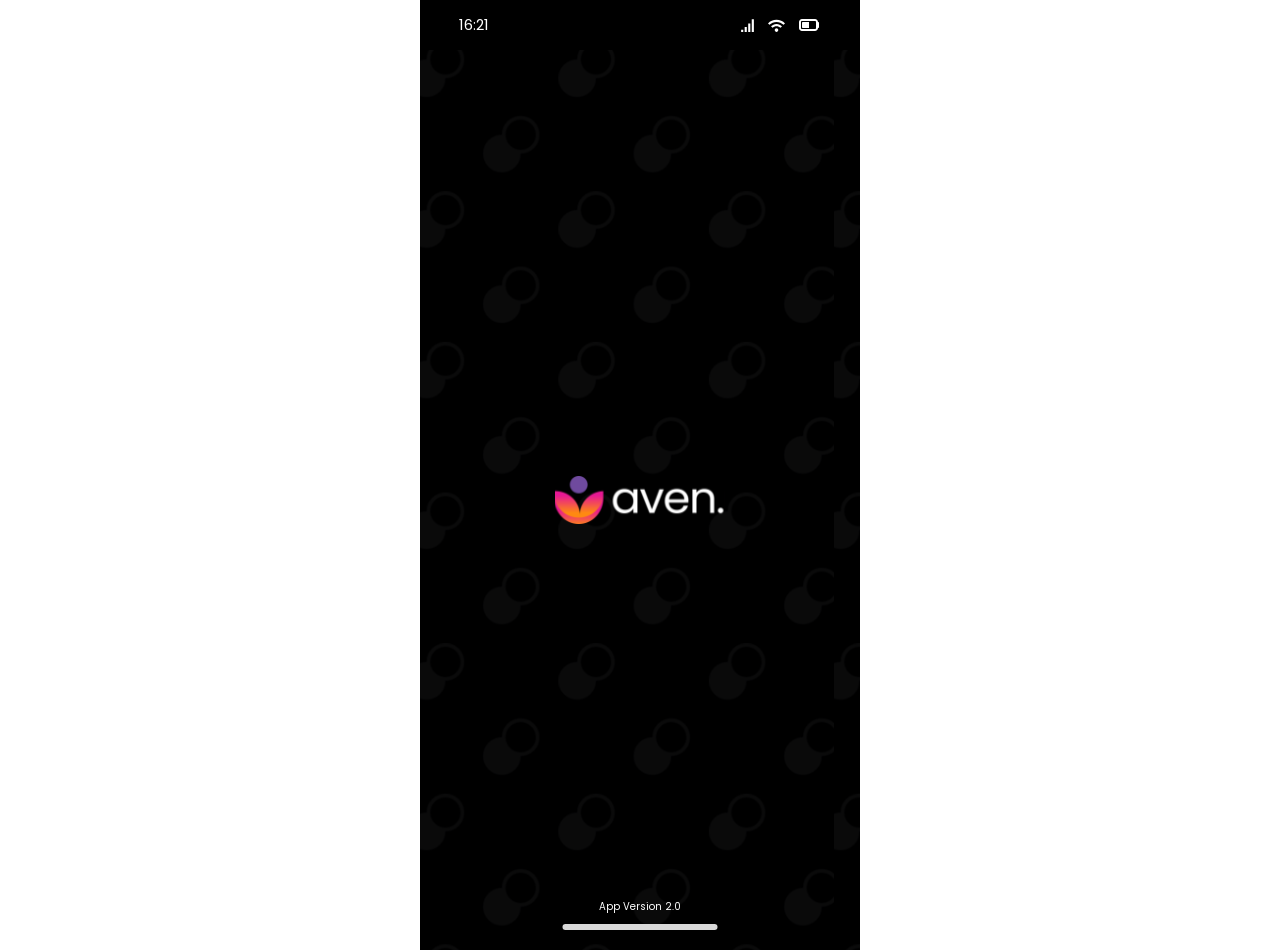
<file: index.html>
<!DOCTYPE html>
<html lang="en">

<head>
    <!-- Website Title -->
    <title>Aven</title> 
    <!-- Meta Tags -->
    <meta charset="UTF-8" >
    <meta name="viewport" content="width=device-width, initial-scale=1.0">

    <!-- Bootstrap CDN Link -->
    <link href="https://cdn.jsdelivr.net/npm/bootstrap@5.0.2/dist/css/bootstrap.min.css" rel="stylesheet" integrity="sha384-EVSTQN3/azprG1Anm3QDgpJLIm9Nao0Yz1ztcQTwFspd3yD65VohhpuuCOmLASjC" crossorigin="anonymous">

    <!-- Custom-style-link -->
    <link href="css/style.css"  rel="stylesheet" >

</head>

<body>

    <!-- app-header -->
    <header class="top-header">
        <div class="container">
            <div class="row align-items-center">
                <div class="col-6">
                    <div class="top-header-time">
                        <p>
                            16:21
                        </p>
                    </div>
                </div>
                <div class="col-6">
                    <div class="top-header-right">
                        <ul class="d-flex align-items-center justify-content-end">
                            <li>
                                <img src="images/signal.svg" alt="signal" title="signal" >
                            </li>
                            <li>
                                <img src="images/wifi.svg" alt="wifi" title="wifi" >
                            </li>
                            <li>
                                <img src="images/battery.svg" alt="battery" title="battery" >
                            </li>
                        </ul>
                    </div>
                </div>
            </div>
        </div>
    </header>

    <!-- app-body -->
    <main>
        <section class="main-loading d-flex align-items-center">
            <div class="container">
                <div class="row align-items-center justify-content-center">
                    <div class="col-6">
                        <div class="main-loading-img">
                            <img src="images/aven-logo.svg" title="aven-logo" alt="aven-logo" >
                        </div>
                    </div>
                </div>
            </div>
        </section>
    </main>


    <!-- app-footer -->
    <footer>
        <P>
            App Version 2.0
        </P>
        <div class="main-menu-bar"></div>
    </footer>

    <script src="https://cdn.jsdelivr.net/npm/@popperjs/core@2.9.2/dist/umd/popper.min.js" integrity="sha384-IQsoLXl5PILFhosVNubq5LC7Qb9DXgDA9i+tQ8Zj3iwWAwPtgFTxbJ8NT4GN1R8p" crossorigin="anonymous"></script>
    <script src="https://cdn.jsdelivr.net/npm/bootstrap@5.0.2/dist/js/bootstrap.min.js" integrity="sha384-cVKIPhGWiC2Al4u+LWgxfKTRIcfu0JTxR+EQDz/bgldoEyl4H0zUF0QKbrJ0EcQF" crossorigin="anonymous"></script>


</body>

</html>
</file>
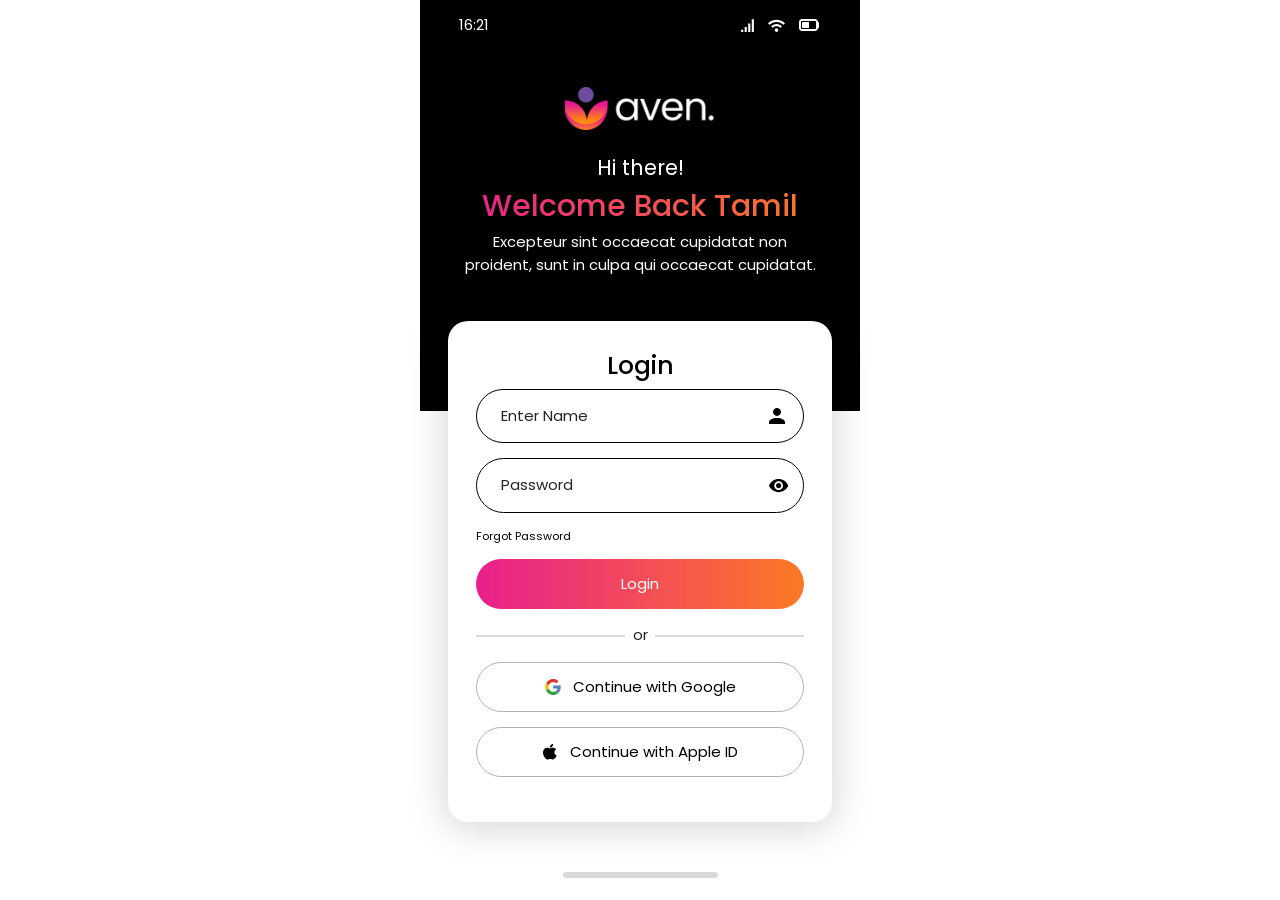
<file: login.html>
<!DOCTYPE html>
<html lang="en">

<head>
    <!-- Website Title -->
    <title>Aven</title> 
    <!-- Meta Tags -->
    <meta charset="UTF-8" >
    <meta name="viewport" content="width=device-width, initial-scale=1.0">

    <!-- Bootstrap CDN Link -->
    <link href="https://cdn.jsdelivr.net/npm/bootstrap@5.0.2/dist/css/bootstrap.min.css" rel="stylesheet" integrity="sha384-EVSTQN3/azprG1Anm3QDgpJLIm9Nao0Yz1ztcQTwFspd3yD65VohhpuuCOmLASjC" crossorigin="anonymous">

    <!-- Custom-style-link -->
    <link href="css/style.css"  rel="stylesheet" >

</head>

<body>

    <!-- app-header -->
    <header class="top-header">
        <div class="container">
            <div class="row align-items-center">
                <div class="col-6">
                    <div class="top-header-time">
                        <p>
                            16:21
                        </p>
                    </div>
                </div>
                <div class="col-6">
                    <div class="top-header-right">
                        <ul class="d-flex align-items-center justify-content-end">
                            <li>
                                <img src="images/signal.svg" alt="signal" title="signal" >
                            </li>
                            <li>
                                <img src="images/wifi.svg" alt="wifi" title="wifi" >
                            </li>
                            <li>
                                <img src="images/battery.svg" alt="battery" title="battery" >
                            </li>
                        </ul>
                    </div>
                </div>
            </div>
        </div>
    </header>

    <!-- app-body -->
    <main>
        <section class="login-header d-flex align-items-center">
            <div class="container">
                <div class="row justify-content-center text-center">
                    <div class="col-12">
                        <div class="logo">
                            <img src="images/aven-logo.svg" alt="aven-logo" title="aven-logo" >
                        </div>
                        <div class="welcome-title">
                            <h5>
                                Hi there!
                            </h5>
                            <h2>
                                Welcome Back Tamil
                            </h2>
                            <p>
                                Excepteur sint occaecat cupidatat non proident, sunt in culpa qui  occaecat cupidatat.
                            </p>
                        </div>
                    </div>
                </div>
            </div>
        </section>
        

        <section class="login-form">
            <div class="container">
                <div class="row">
                    <div class="col-12 p-0">
                        <div class="login-title">
                            <h3>
                                Login
                            </h3>
                        </div>

                        <div class="login-form-outer">
                            <form>
                                <div class="form-floating">
                                    <input type="text" class="form-control" id="floatingInput" placeholder="Name">
                                    <label for="floatingInput">Enter Name</label>
                                    <img src="images/mdi_user.svg" width="24px" height="24px" alt="user" title="user" >
                                </div>
                                <div class="form-floating">
                                    <input type="password" class="form-control" id="floatingPassword" placeholder="Password">
                                    <label for="floatingPassword">Password</label>
                                    <img src="images/eye.svg" width="20px" height="24px" alt="eye" title="eye" >
                                </div>

                                <div class="form-floating forgot-password-div">
                                    <p>
                                        Forgot Password
                                    </p>
                                </div>

                                <button class="btn btn-primary" type="submit">Login</button>
                            </form>
                        </div>

                        <div class="or-div">
                            <p>
                                or
                            </p>
                        </div>

                        <div class="other-signup">
                            <a class="other-signup-button" href="#!">
                                <img src="images/devicon_google.svg" title="google" alt="google">
                                Continue with Google
                            </a>
                            <a class="other-signup-button" href="#!">
                                <img src="images/devicon_apple.svg" title="Apple" alt="Apple">
                                Continue with Apple ID
                            </a>
                        </div>
                        
                    </div>
                </div>
            </div>
        </section>
    </main>


    <!-- app-footer -->
    <footer class="login-footer">
        <div class="main-menu-bar"></div>
    </footer>

    <script src="https://cdn.jsdelivr.net/npm/@popperjs/core@2.9.2/dist/umd/popper.min.js" integrity="sha384-IQsoLXl5PILFhosVNubq5LC7Qb9DXgDA9i+tQ8Zj3iwWAwPtgFTxbJ8NT4GN1R8p" crossorigin="anonymous"></script>
    <script src="https://cdn.jsdelivr.net/npm/bootstrap@5.0.2/dist/js/bootstrap.min.js" integrity="sha384-cVKIPhGWiC2Al4u+LWgxfKTRIcfu0JTxR+EQDz/bgldoEyl4H0zUF0QKbrJ0EcQF" crossorigin="anonymous"></script>


</body>

</html>
</file>
<file: css/style.css>
@import url('https://fonts.googleapis.com/css2?family=Poppins:ital,wght@0,100;0,200;0,300;0,400;0,500;0,600;0,700;0,800;0,900;1,100;1,200;1,300;1,400;1,500;1,600;1,700;1,800;1,900&display=swap');


* {
    margin: 0;
    padding: 0;
    box-sizing: border-box;
    -webkit-box-sizing: border-box;
    outline: none;
    font-size: 15px;
    font-weight: 400;
    font-family: "Poppins", sans-serif;
    list-style: none;
}

img {
    max-width: 100%;
}
ul {
    padding: 0px;
    margin: 0px;
}
body {
    width: 100%;
    max-width: 440px;
    margin: 0 auto;
   
}

.container {
    max-width: 440px;
    width: 100%;
    margin: 0 auto;
    padding: 0px;
}
.row {
    margin-left: 28px;
    margin-right: 28px;
}

/* top-header-css-start */
.top-header {
    height: 50px;
    background-color: #000;
}
.top-header .row {
    height: 50px;
}
.top-header .container {
     background-color: #000;
}
.top-header p {
 color: #fff;
 margin: 0px;
}
.top-header-right ul {
    gap: 12px;
}


/* main-loading-css-start */
.main-loading {
    height: 100vh;
    background-color: #000;
    background-image: url(../images/home-pattern.png);
    background-size: contain;
    background-repeat: repeat;
}


/* footer-css */
footer {
    position: absolute;
    left: 50%;
    transform: translateX(-50%);
    -webkit-transform: translateX(-50%);
    -moz-transform: translateX(-50%);
    bottom: -30px;
}
.main-menu-bar {
    width: 155px;
    height: 6px;
    background-color: #D9D9D9;
    border-radius: 10px;
}

footer p {
    color: #fff;
    margin-bottom: 10px;
    text-align: center;
    font-size: 10px;
}


/* login-header-css-start */

.login-header {
    background-color: #000;
    padding-top: 37px;
    padding-bottom: 120px;
}

.login-header img {
    width: 150px;
}
.welcome-title h5 {
    font-size: 21px;
    color: #fff;
    font-weight: 400;
    margin-top: 25px;
}
.welcome-title h2 {
    background: #E91F8D;
    background: linear-gradient(to right, #E91F8D 0%, #FC7924 100%);
    background-clip: text;
    -webkit-background-clip: text;
    -webkit-text-fill-color: transparent;
}
.welcome-title p {
    color: #fff;
    font-weight: 400;
    font-size: 15px;
}


.login-form .container .row {
    border-radius: 20px;
    box-shadow: 0px 4px 40px rgba(0, 0, 0, 0.19);
    background-color: #fff;
    position: relative;
    margin-top: -90px;
    padding: 30px 28px;
    margin-bottom: 50px;
}

.login-form .login-title h3 {
    font-size: 25px;
    font-weight: 500;
    color: #000;
    text-align: center;
}

.login-form-outer input.form-control {
    border-radius: 50px;
    border: 1px solid #000;
    height: 50px;
    padding: 5px 25px;
}
.login-form-outer .form-floating>label {
    left: 13px;
}
.login-form-outer .form-floating {
    margin-bottom: 15px;
    position: relative;
}
.login-form-outer .form-floating img {
    position: absolute;
    top: 50%;
    transform: translateY(-50%);
    right: 15px;
}
.login-form-outer button {
    border-radius: 50px;
    background: #E91F8D;
    border: 0px;
    background: linear-gradient(to right, #E91F8D 0%, #FC7924 100%);
    height: 50px;
    width: 100%;
    transition: .3s ease-in-out all;
    -moz-transition: .3s ease-in-out all;
    -ms-transition: .3s ease-in-out all;
}
.login-form-outer button:hover {
    background: linear-gradient(to right, #E91F8D 100%, #FC7924 100%);
}

.or-div p {
    margin: 0px;
    position: relative;
    z-index: 9;
    text-align: center;
    padding: 15px 0px;
}

.or-div p::before {
    position: absolute;
    content: '';
    top: 50%;
    left: 50%;
    transform: translate(-50%, -50%);
    width: 100%;
    height: 1px;
    background-color: #B4B4B4;
    z-index: -1;
}

.or-div p::after {
    position: absolute;
    content: '';
    top: 50%;
    left: 50%;
    transform: translate(-50%, -50%);
    width: 30px;
    height: 15px;
    background-color: #fff;
    z-index: -1;
}

.other-signup {
    display: flex;
    flex-direction: column;
}
.other-signup a {
    height: 50px;
    display: flex;
    align-items: center;
    justify-content: center;
    gap: 12px;
    border-radius: 50px;
    border: 1px solid #B4B4B4;
    font-size: 15px;
    color: #000;
    font-weight: 400;
    text-decoration: none;
    margin-bottom: 15px;
}

.login-footer {
    position: unset;
    transform: none;
    left: auto;
    right: auto;
    text-align: center;
    margin-bottom: 20px;
}
.login-footer .main-menu-bar {
    margin: 0 auto;
}
.forgot-password-div p {
    font-size: 11px;
    color: #000;
}
</file>
